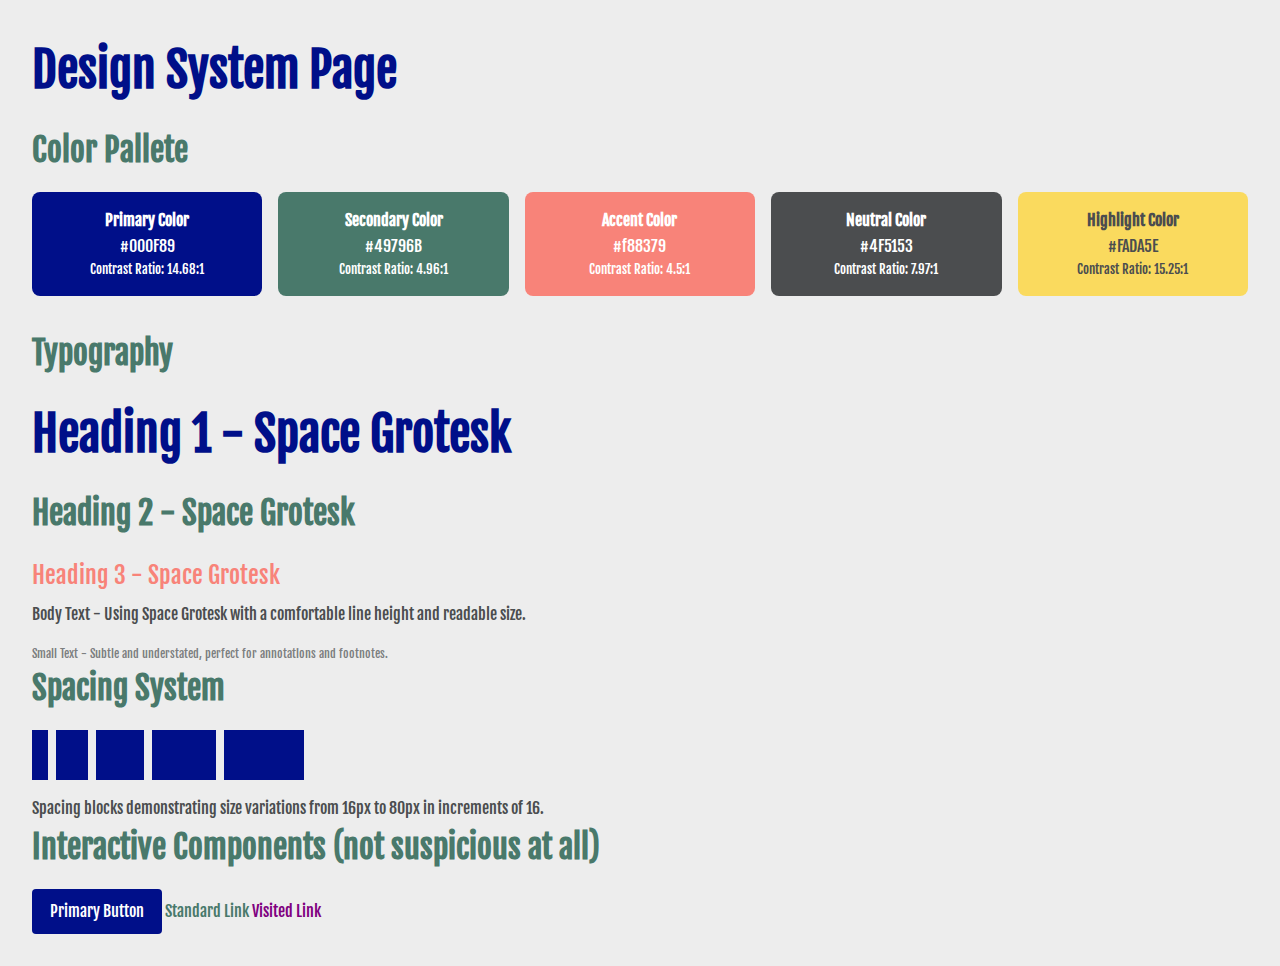
<file: wa/wa6/index.html>
<!DOCTYPE html>
<html lang="en">
<head>
    <meta charset="UTF-8">
    <meta name="viewport" content="width=device-width, initial-scale=1.0">
    <title>Document</title>
    <link rel="stylesheet" href="wa6style.css">

    <!-- Fonts used -->
     <link rel="preconnect" href="https://fonts.googleapis.com">
    <link rel="preconnect" href="https://fonts.gstatic.com" crossorigin>
    <link href="https://fonts.googleapis.com/css2?family=Fjalla+One&display=swap" rel="stylesheet">

    
</head>
<body>
    <header>
        <h1> Design System Page </h1>
    </header>

    <h2> Color Pallete </h2>

    <div class="color-palette">
                <div class="color-swatch" style="background-color: var(--color-primary); color: var(--color-text-light);">
                    <strong>Primary Color</strong>
                    <p>#000F89</p>
                    <small>Contrast Ratio: 14.68:1</small>
                </div>
                <div class="color-swatch" style="background-color: var(--color-secondary); color: var(--color-text-light);">
                    <strong>Secondary Color</strong>
                    <p>#49796B</p>
                    <small>Contrast Ratio: 4.96:1</small>
                </div>
                <div class="color-swatch" style="background-color: var(--color-accent); color: var(--color-text-light);">
                    <strong>Accent Color</strong>
                    <p>#f88379</p>
                    <small>Contrast Ratio: 4.5:1</small>
                </div>
                <div class="color-swatch" style="background-color: var(--color-neutral); color: var(--color-text-light);">
                    <strong>Neutral Color</strong>
                    <p>#4F5153</p>
                    <small>Contrast Ratio: 7.97:1</small>
                </div>
                <div class="color-swatch" style="background-color: var(--color-highlight); color: var(--color-text-dark);">
                    <strong>Highlight Color</strong>
                    <p>#FADA5E</p>
                    <small>Contrast Ratio: 15.25:1</small>
                </div>
            </div>


    <!--     Colors used
    Phthalo Blue - Primary - #000F89 - Contrast ratio: 14.68:1
    Hooker's Green - Complementary - #49796B - Contrast ratio: 4.96:1
    Coral Pink - Accent - #f88379 - Contrast ratio: 8.51:1 with black text
    Benjamin Moore Cheating Heart - Nuetral - #4F5153 - Contrast ratio: 7.97:1 with black text
    Naples Yellow - Highlight - #FADA5E - Contrast ratio: 15.25:1 with black text
    -->
    <section>
    <h2> Typography </h2>
        <h1> Heading 1 - Space Grotesk </h1>
        <h2> Heading 2 - Space Grotesk </h2>
        <h3> Heading 3 - Space Grotesk </h3>
        <p class="body-text"> Body Text - Using Space Grotesk with a comfortable line height and readable size. </p>
        <p class="small-text"> Small Text - Subtle and understated, perfect for annotations and footnotes. </p>
    </section>
    <section>
        <h2> Spacing System </h2>
        <div class="spacing">
                <div class="spacing-block" style="width: 16px"></div>
                <div class="spacing-block" style="width: 32px"></div>
                <div class="spacing-block" style="width: 48px"></div>
                <div class="spacing-block" style="width: 64px"></div>
                <div class="spacing-block" style="width: 80px"></div>
            </div>
        <p> Spacing blocks demonstrating size variations from 16px to 80px in increments of 16. </p>
    </section>
    <section>
            <h2>Interactive Components (not suspicious at all)</h2>
            <a href="https://www.youtube.com/watch?v=dQw4w9WgXcQ" class="button"> Primary Button </a>
            <a href="https://www.youtube.com/watch?v=dQw4w9WgXcQ" class="link">Standard Link</a>
            <a href="https://www.youtube.com/watch?v=dQw4w9WgXcQ" class="link" style="color: purple;">Visited Link</a>
        </section>
</body>
</html>
</file>
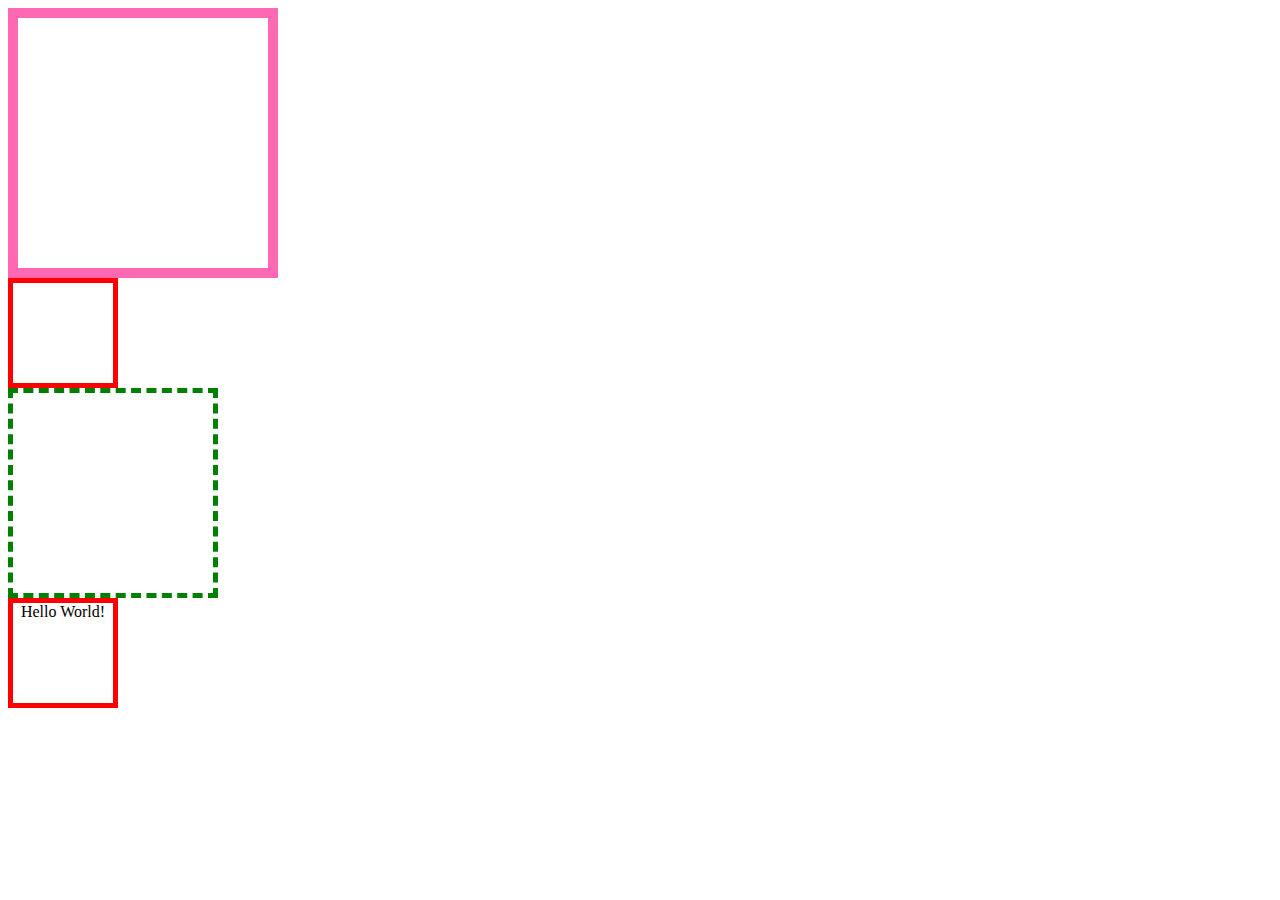
<file: week7.html>
<!DOCTYPE html>
<html lang="en">
<head>
    <meta charset="UTF-8">
    <meta name="viewport" content="width=device-width, initial-scale=1.0">
    <title>Document</title>
    <link rel="stylesheet" href="week7.css">
</head>
<body>
    <div>
    
    </div>
    <div class="box" id="box1">
        
    </div>
    <div class="box" id="box2">

    </div>
    <p class="box">
        Hello World!
    </p>  
</body>
</html>
</file>
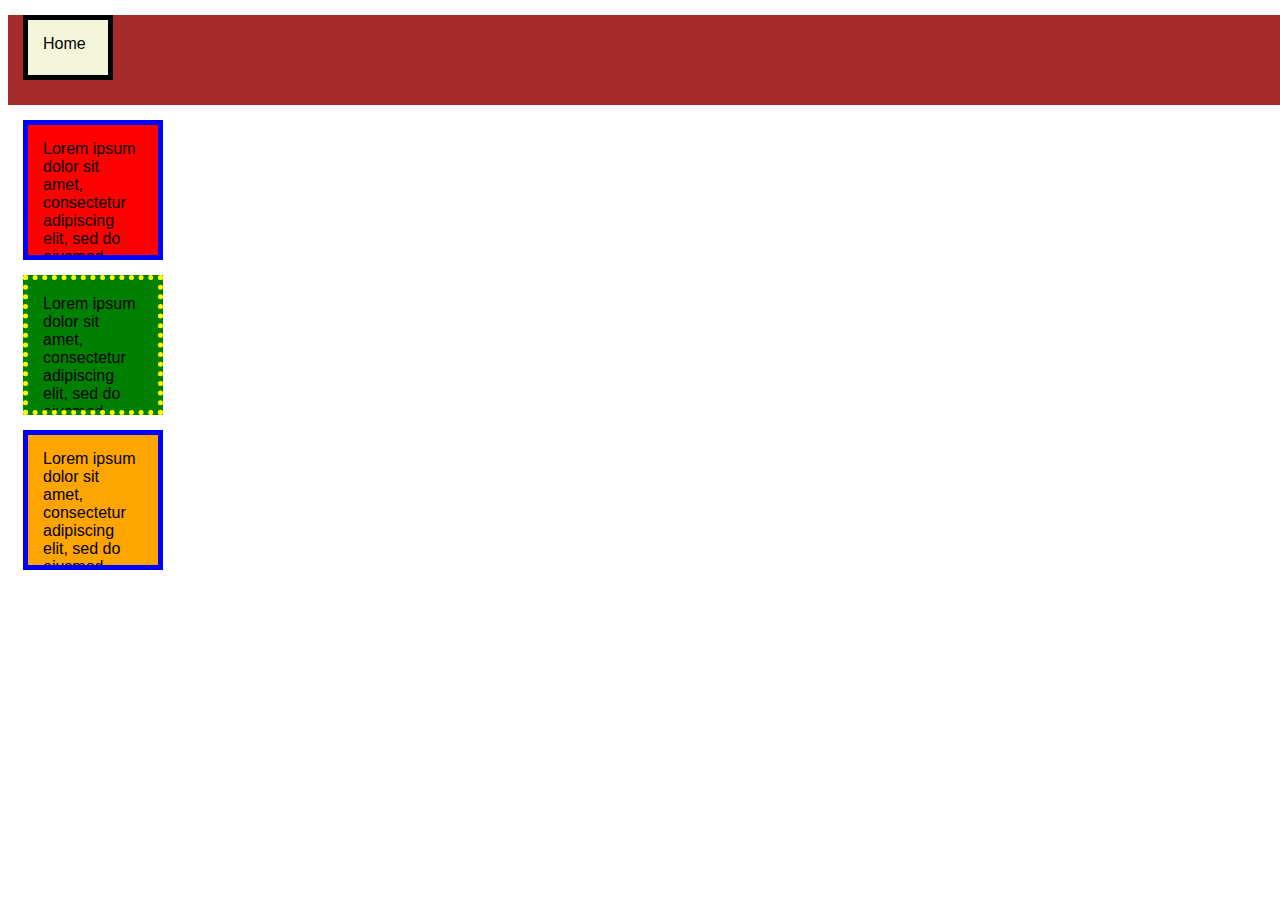
<file: week8.html>
<!DOCTYPE html>
<html lang="en">
<head>
    <meta charset="UTF-8">
    <meta name="viewport" content="width=device-width, initial-scale=1.0">
    <title>Document</title>
    <link rel="stylesheet" href="week8.css">
</head>
<body>
    <nav class="nav">
        <p class="nav-item" href="/"> Home </p>
    </nav>

    <p> Lorem ipsum dolor sit amet, consectetur adipiscing elit, sed do eiusmod tempor incididunt ut labore et dolore magna aliqua. Ut enim ad minim veniam, quis nostrud exercitation ullamco laboris nisi ut aliquip ex ea commodo consequat. Duis aute irure dolor in reprehenderit in voluptate velit esse cillum dolore eu fugiat nulla pariatur. Excepteur sint occaecat cupidatat non proident, sunt in culpa qui officia deserunt mollit anim id est laborum. </p>

    <p class="box1"> Lorem ipsum dolor sit amet, consectetur adipiscing elit, sed do eiusmod tempor incididunt ut labore et dolore magna aliqua. Ut enim ad minim veniam, quis nostrud exercitation ullamco laboris nisi ut aliquip ex ea commodo consequat. Duis aute irure dolor in reprehenderit in voluptate velit esse cillum dolore eu fugiat nulla pariatur. Excepteur sint occaecat cupidatat non proident, sunt in culpa qui officia deserunt mollit anim id est laborum. </p>

    <p id="box2"> Lorem ipsum dolor sit amet, consectetur adipiscing elit, sed do eiusmod tempor incididunt ut labore et dolore magna aliqua. Ut enim ad minim veniam, quis nostrud exercitation ullamco laboris nisi ut aliquip ex ea commodo consequat. Duis aute irure dolor in reprehenderit in voluptate velit esse cillum dolore eu fugiat nulla pariatur. Excepteur sint occaecat cupidatat non proident, sunt in culpa qui officia deserunt mollit anim id est laborum. </p>
</body>
</html>
</file>
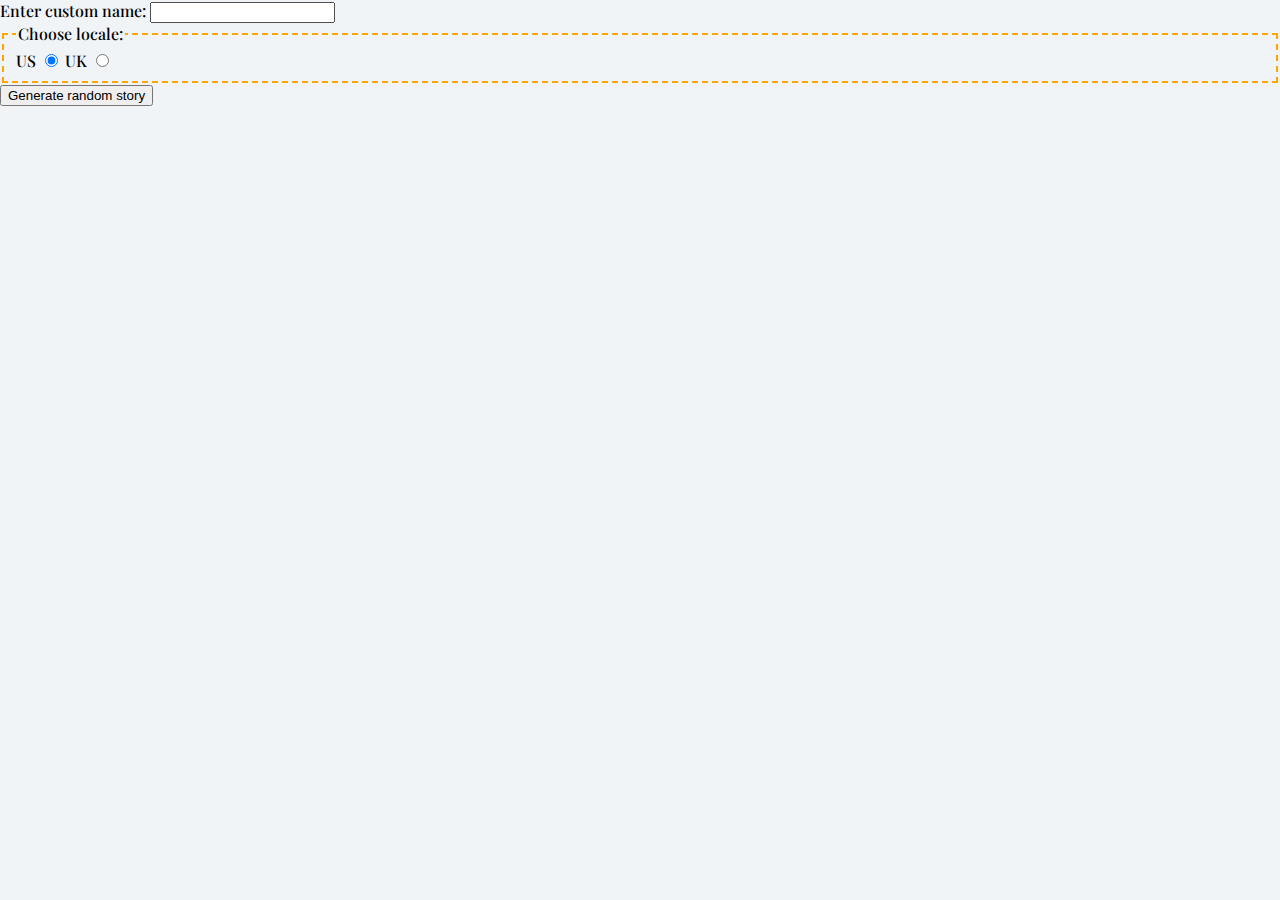
<file: ica/ica11.html>
<!DOCTYPE html>
<html lang="en">
<head>
    <meta charset="UTF-8">
    <meta name="viewport" content="width=device-width, initial-scale=1.0">
    <title>Document</title>
    <link rel="stylesheet" href="ica11.css">
    <link rel="preconnect" href="https://fonts.googleapis.com">
    <link rel="preconnect" href="https://fonts.gstatic.com" crossorigin>
    <link href="https://fonts.googleapis.com/css2?family=Fjalla+One&family=Playfair+Display:ital,wght@0,400..900;1,400..900&family=Source+Sans+3:ital,wght@0,200..900;1,200..900&display=swap" rel="stylesheet">
</head>
<body>
    <div>
        <label for="custom-name">Enter custom name:</label>
        <input id="custom-name" type="text" placeholder="" />
    </div>
    <fieldset>
        <legend>Choose locale:</legend>
        <label for="us">US</label>
        <input id="us" type="radio" name="uk-us" value="us" checked />
        <label for="uk">UK</label>
        <input id="uk" type="radio" name="uk-us" value="uk" />
    </fieldset>
    <div>
        <button class="generate">Generate random story</button>
    </div>
<!-- Thanks a lot to Willy Aguirre for his help with the code for this assessment -->
<p class="story"></p>


<script>
    // Complete variable definitions and random functions

const customName = document.getElementById("custom-name");
const generateBtn = document.querySelector(".generate");
const story = document.querySelector(".story");

function randomValueFromArray(array) {
  const random = Math.floor(Math.random() * array.length);
  return array[random];
}

// Raw text strings
const characters = ["Willy the Goblin", "Big Daddy", "Father Christmas"];
const places = ["the soup kitchen", "Disneyland", "the White House"];
const events = ["spontaneously combusted", "melted into a puddle on the sidewalk", "turned into a slug and slithered away"];

// Partial return random string function

function returnRandomStoryString() {
    let randomCharacter = randomValueFromArray(characters);
    let randomPlaces = randomValueFromArray(places);
    let randomEvents = randomValueFromArray(events);

    let storyText = `During the winter times, ${randomCharacter} loves to ski and enjoy the cold temperatures. One of their favorite places to go to during this time is ${randomPlaces}, but this time when they went there, ${randomCharacter} saw that the entire place ${randomEvents}. That was the last time they ever when there again.`;
    return storyText;
}

// Event listener and partial generate function definition

generateBtn.addEventListener("click", generateStory);

function generateStory() {
let newStory = returnRandomStoryString();

  if (customName.value !== "") {
    const name = customName.value;
    newStory = newStory.replace("Bob", name);
  }

  if (document.getElementById("uk").checked) {
    const weight = `${Math.round(300 / 14)} stone`;
    const temperature = `${Math.round((94 - 32) * (5 / 9))} Celsius`;

    newStory = newStory.replace("300 pounds", weight);
    newStory = newStory.replace("94 Fahrenheit", temperature);
  }

  // TODO: replace "" with the correct expression
  story.textContent = newStory;
  story.style.visibility = "visible";
}
</script>
</body>
</html>
</file>
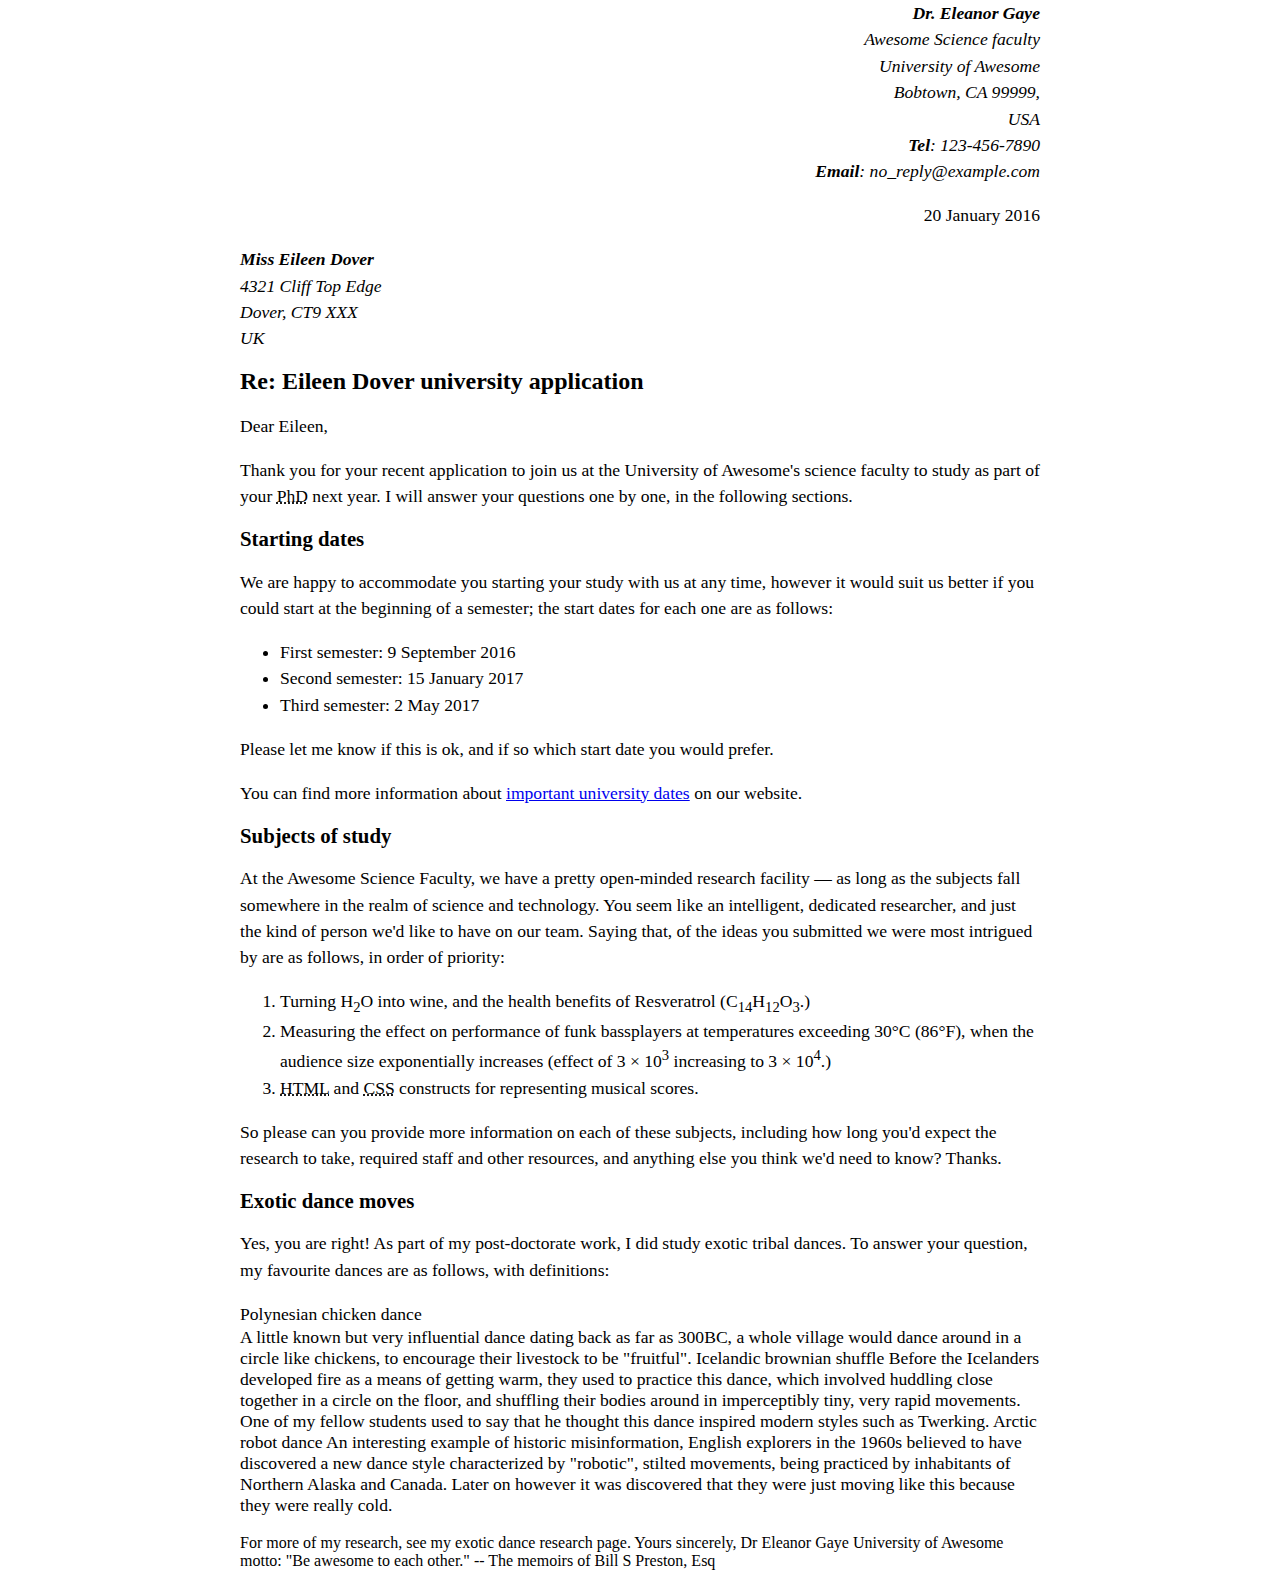
<file: ica/ica4a.html>
<!DOCTYPE html>
<html lang="en">
<head>
    <meta charset="UTF-8">
    <meta name="viewport" content="width=device-width, initial-scale=1.0">
    <title>Document</title>
    <style>
        body {
            max-width: 800px;
            margin: 0 auto;
            }

        .sender-column {
            text-align: right;
        }

        h1 {
            font-size: 1.5em;
        }

        h2 {
            font-size: 1.3em;
        }

        p,ul,ol,dl,address {
            font-size: 1.1em;
        }

        p, li, dd, dt, address {
            line-height: 1.5;
        }
    </style>
</head>
<body>
    <address class="sender-column">
    <strong>Dr. Eleanor Gaye </strong><br>
    Awesome Science faculty <br>
    University of Awesome <br>
    Bobtown, CA 99999, <br>
    USA <br>
    <strong>Tel</strong>: 123-456-7890 <br>
    <strong>Email</strong>: no_reply@example.com <br>
    </address>

    <p class="sender-column">
      <time datetime="2016-01-20">20 January 2016</time>
    </p>

    <address>

    <strong>Miss Eileen Dover</strong> <br>
    4321 Cliff Top Edge <br>
    Dover, CT9 XXX <br>
    UK <br>
    </address>

    <h1>
    Re: Eileen Dover university application
    </h1>

<p>
Dear Eileen,
</p>

<p>
Thank you for your recent application to join us at the University of Awesome's science faculty to study as part of your <abbr title = "Doctor of Philosophy">PhD</abbr> next year. I will answer your questions one by one, in the following sections.
</p>

<h2>
Starting dates
</h2>

<p>
We are happy to accommodate you starting your study with us at any time, however it would suit us better if you could start at the beginning of a semester; the start dates for each one are as follows:
</p>

<ul>
    <li>First semester: 9 September 2016</li>
    <li>Second semester: 15 January 2017</li>
    <li>Third semester: 2 May 2017</li>
</ul>
<p>
Please let me know if this is ok, and if so which start date you would prefer.
</p>
<p>
You can find more information about <a href = "http://example.com">important university dates</a> on our website.
</p>
<h2>
Subjects of study
</h2>
<p>
At the Awesome Science Faculty, we have a pretty open-minded research facility — as long as the subjects fall somewhere in the realm of science and technology. You seem like an intelligent, dedicated researcher, and just the kind of person we'd like to have on our team. Saying that, of the ideas you submitted we were most intrigued by are as follows, in order of priority:
</p>
<ol>
    <li>Turning H<sub>2</sub>O into wine, and the health benefits of Resveratrol (C<sub>14</sub>H<sub>12</sub>O<sub>3</sub>.)</li>
    <li>Measuring the effect on performance of funk bassplayers at temperatures exceeding 30°C (86°F), when the audience size exponentially increases (effect of 3 × 10<sup>3</sup> increasing to 3 × 10<sup>4</sup>.)</li>
    <li><abbr title = "Hyper Text Markup Language">HTML</abbr> and <abbr title = "Cascading Style Sheets">CSS</abbr> constructs for representing musical scores.</li>
</ol>
<p>
So please can you provide more information on each of these subjects, including how long you'd expect the research to take, required staff and other resources, and anything else you think we'd need to know? Thanks.
</p>
<h2>
Exotic dance moves
</h2>
<p>
Yes, you are right! As part of my post-doctorate work, I did study exotic tribal dances. To answer your question, my favourite dances are as follows, with definitions:
</p>
<dl>
<dt>
    Polynesian chicken dance 
</dt>
    
    A little known but very influential dance dating back as far as 300BC, a whole village would dance around in a circle like chickens, to encourage their livestock to be "fruitful".

Icelandic brownian shuffle
Before the Icelanders developed fire as a means of getting warm, they used to practice this dance, which involved huddling close together in a circle on the floor, and shuffling their bodies around in imperceptibly tiny, very rapid movements. One of my fellow students used to say that he thought this dance inspired modern styles such as Twerking.
Arctic robot dance
An interesting example of historic misinformation, English explorers in the 1960s believed to have discovered a new dance style characterized by "robotic", stilted movements, being practiced by inhabitants of Northern Alaska and Canada. Later on however it was discovered that they were just moving like this because they were really cold.

</dl>

For more of my research, see my exotic dance research page.

Yours sincerely,
Dr Eleanor Gaye

University of Awesome motto: "Be awesome to each other." -- The memoirs of Bill S Preston, Esq
</body>
</html>
</file>
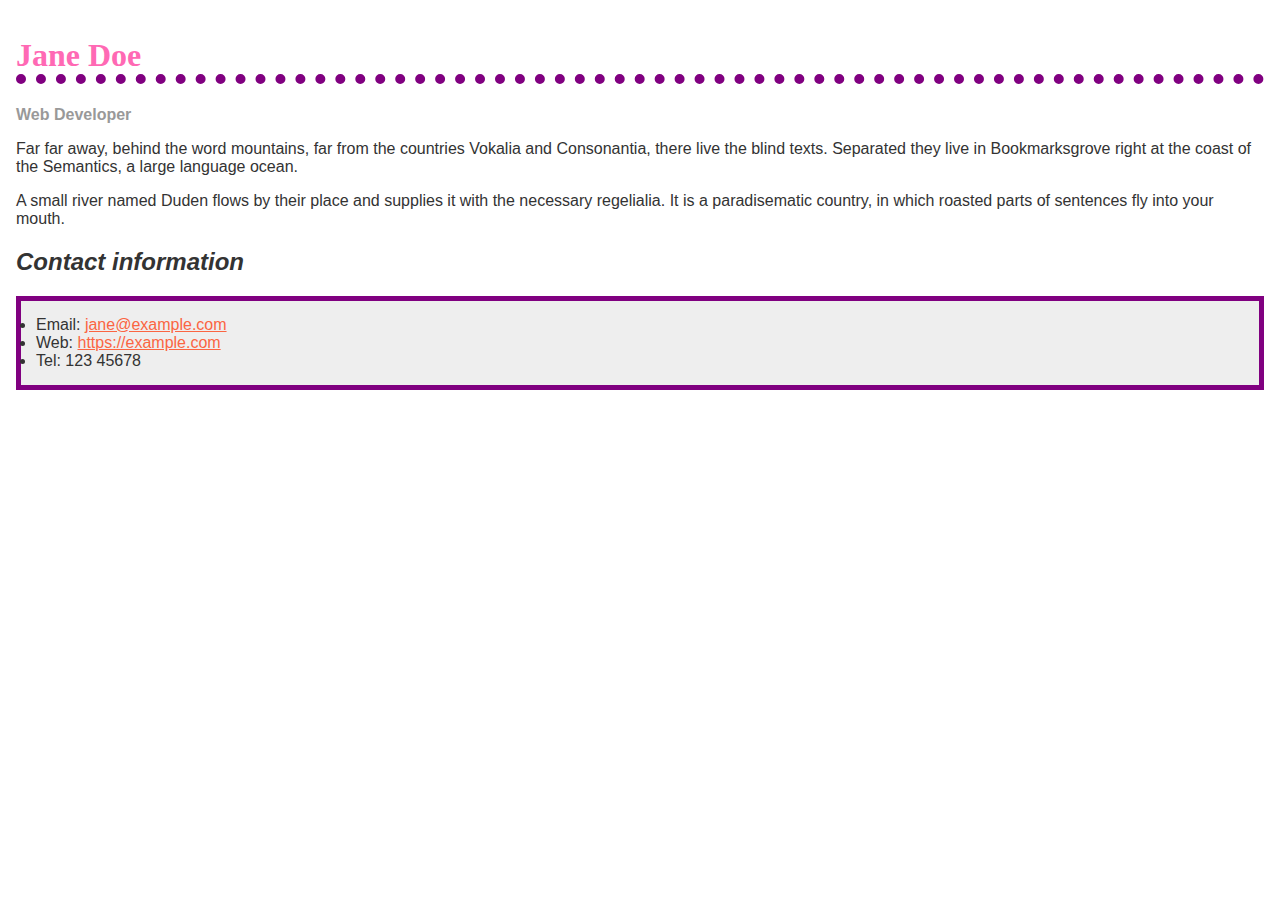
<file: ica/ica7.html>
<!doctype html>
<html lang="en">
  <head>
    <meta charset="utf-8" />
    <meta name="viewport" content="width=device-width" />
    <title>Formatting a biography</title>
    <link rel="stylesheet" href="ica7.css">
  </head>

  <body>
    <h1>Jane Doe</h1>
    <div class="job-title">Web Developer</div>
    <p>
      Far far away, behind the word mountains, far from the countries Vokalia
      and Consonantia, there live the blind texts. Separated they live in
      Bookmarksgrove right at the coast of the Semantics, a large language
      ocean.
    </p>

    <p>
      A small river named Duden flows by their place and supplies it with the
      necessary regelialia. It is a paradisematic country, in which roasted
      parts of sentences fly into your mouth.
    </p>

    <h2>Contact information</h2>
    <ul>
      <li>
        Email:
        <a href="mailto:jane@example.com">jane@example.com</a>
      </li>
      <li>
        Web:
        <a href="https://example.com">https://example.com</a>
      </li>
      <li>Tel: 123 45678</li>
    </ul>
  </body>
</html>
</file>
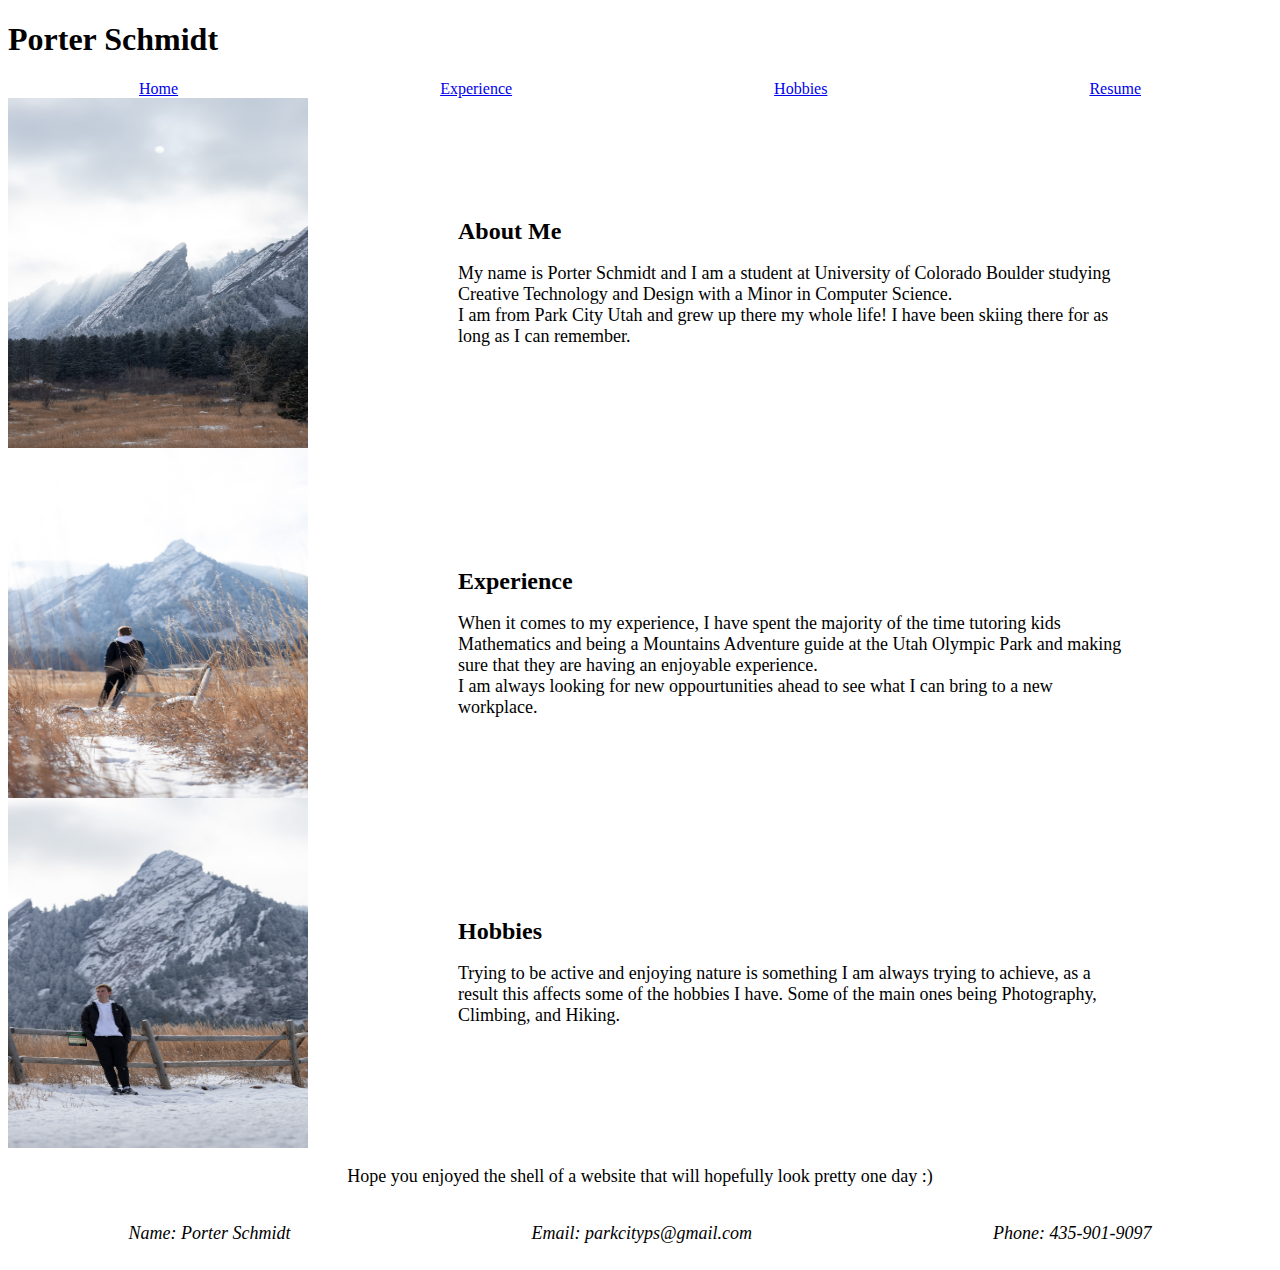
<file: SemanticPortfolio/home.html>
<!DOCTYPE html>
<html lang="en">
<head>
    <meta charset="UTF-8">
    <meta name="viewport" content="width=device-width, initial-scale=1.0">
    <title>Portfolio Homepage</title>
    <link rel="stylesheet" href="style.css">
</head>
<body>
    <header>
        <h1> Porter Schmidt </h1>
    </header>
    <nav>
        <a href ="home.html"> Home </a>
        <a href ="experience.html"> Experience </a>
        <a href ="hobbies.html"> Hobbies </a>
        <a href ="resume.html"> Resume </a>
    </nav>
    <main>
        <section>
            <aside class = "content">
                <img class ="img-des" src="img/aboutmetemp.jpg" alt = "About me photo">
                <section class = "text">
                    <h2>About Me</h2>
                    <p>
                        My name is Porter Schmidt and I am a student at University of Colorado Boulder studying Creative Technology and Design with a Minor in Computer Science. <br>
                        I am from Park City Utah and grew up there my whole life! I have been skiing there for as long as I can remember.
                    </p>
                </section>
            </aside>
        </section>
        <section>
            <aside class = "content">
                <img class="img-des" src="img/experiencetemp.jpg" alt = "About me photo">
                <section class = "text">
                    <h2>Experience</h2>
                    <p>
                        When it comes to my experience, I have spent the majority of the time tutoring kids Mathematics and being a Mountains Adventure guide at the Utah Olympic Park and making sure that they are having an enjoyable experience. <br>
                        I am always looking for new oppourtunities ahead to see what I can bring to a new workplace.
                    </p>
                </section>
            </aside>
        </section>

        <section>
            <aside class = "content">
                <img class="img-des" src="img/hobbiestemp.jpg" alt = "About me photo">
                <section class = "text">
                    <h2>Hobbies</h2>
                    <p>
                        Trying to be active and enjoying nature is something I am always trying to achieve, as a result this affects some of the hobbies I have. Some of the main ones being Photography, Climbing, and Hiking.
                    </p>
                </section>
             </aside>
        </section>
    </main>
    <footer>
        <p>Hope you enjoyed the shell of a website that will hopefully look pretty one day :)</p>
    </footer>
    <address>
        <p>Name: Porter Schmidt</p>
        <p>Email: parkcityps@gmail.com</p>
        <p>Phone: 435-901-9097</p>
    </address>
</body>
</html>
</file>
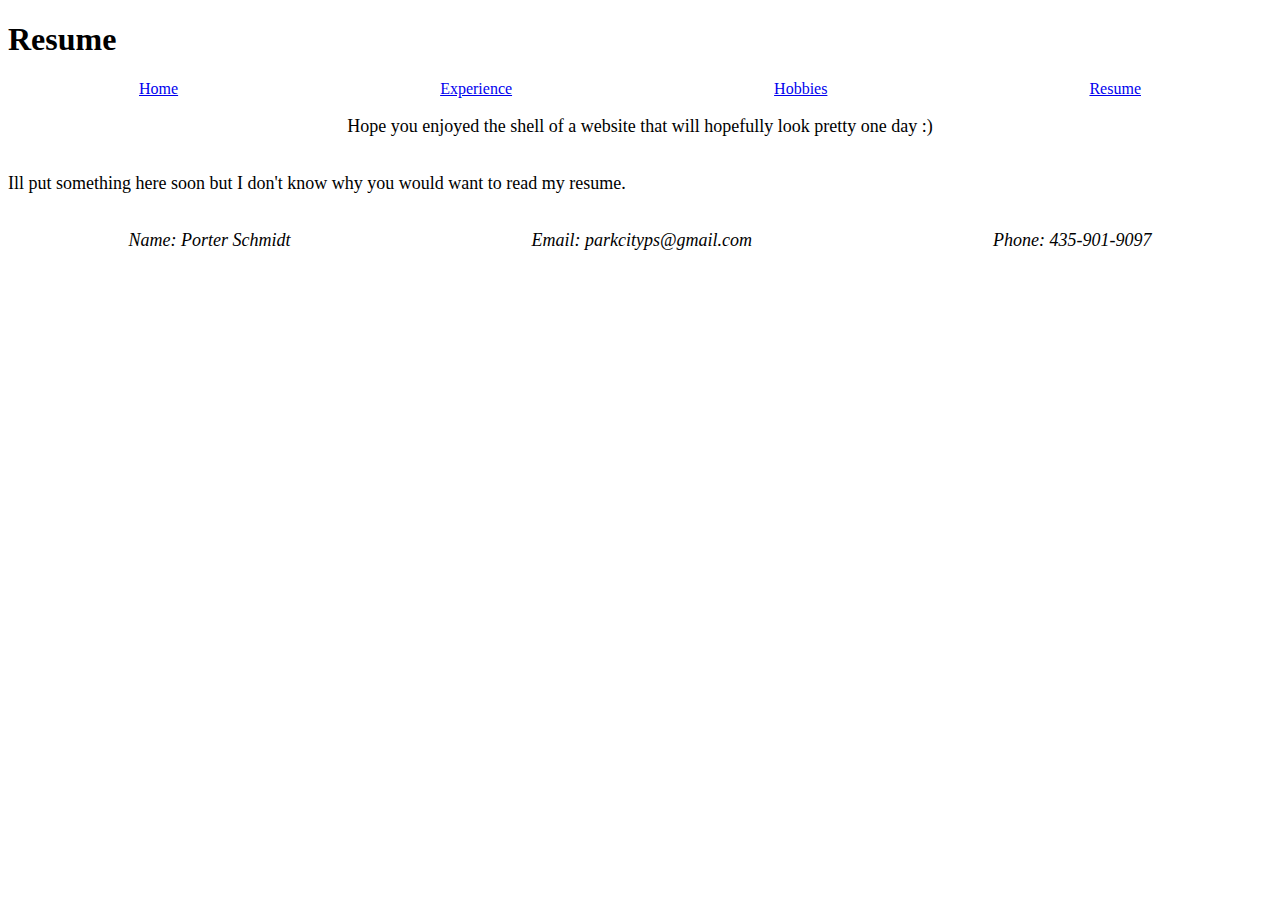
<file: SemanticPortfolio/resume.html>
<!DOCTYPE html>
<html lang="en">
<head>
    <meta charset="UTF-8">
    <meta name="viewport" content="width=device-width, initial-scale=1.0">
    <title>Document</title>
    <link rel="stylesheet" href="style.css">
</head>
<body>
    <header>
        <h1> Resume </h1>
    </header>
    <nav>
        <a href ="home.html"> Home </a>
        <a href ="experience.html"> Experience </a>
        <a href ="hobbies.html"> Hobbies </a>
        <a href ="resume.html"> Resume </a>
    </nav>
    <footer>
        <p>Hope you enjoyed the shell of a website that will hopefully look pretty one day :)</p>
    </footer>
    <section>
        <p> Ill put something here soon but I don't know why you would want to read my resume.</p>
    </section>
    <address>
        <p>Name: Porter Schmidt</p>
        <p>Email: parkcityps@gmail.com</p>
        <p>Phone: 435-901-9097</p>
    </address>
</body>
</html>
</file>
<file: week7.css>
div {
    border: 5px dotted blue;
    height: 50px;
    width: 50px;
}

div {
    border: 10px solid hotpink;
    height: 250px;
    width: 250px;
}

.box {
    border: 5px solid red;
    height: 100px;
    width: 100px;
    margin: 0px;
    /* padding: 15px; */
    text-align: center;
}

#box2 {
    border: 5px dashed green;
    height: 200px;
    width: 200px;
}
</file>
<file: week8.css>
p {
    height: 100px;
    width: 100px;
    background-color: red;
    border: solid 5px blue;
    font-family: Arial, Helvetica, sans-serif;
    overflow: scroll;
    padding: 15px;
    margin: 15px;
}

.box1 {
    overflow: scroll;
    background-color: green;
    border: 5px dotted yellow;
}

#box2 {
    background-color: orange;
}

.nav {
    width: 100vw;
    height: 10vh;
    background-color: brown;
}
.nav-item {
    width: 50px;
    height: 25px;
    background-color: beige;
    border: black solid 5px;
    text-decoration: none;
    color: black;
}

.nav-item:hover {
    background-color: black;
    border: beige solid 5px;
    color: beige;
}
</file>
<file: ica/ica11.css>
html {
    background-color: #f0f4f7;
}
body {
    margin: 0;
    font-family: "Playfair Display", serif;
    font-weight: 500;
}
p, a, li {
    font-weight: 400;
}

fieldset {
    border: 2px dashed orange;
}

.story {
    font-family: "Source Sans 3", sans-serif;
    text-align: center;
    padding: 15px;
}
</file>
<file: ica/ica7.css>
body {
    background-color: #fff;
    color: #333;
    font-family: Arial, Helvetica, sans-serif;
    padding: 1em;
    margin: 0;
}

h1 {
    color: hotpink;
    font-size: 2em;
    font-family: Georgia, "Times New Roman", Times, serif;
    border-bottom: 10px dotted purple;
}

h2 {
    font-size: 1.5em;
    font-style: italic;
}

.job-title {
    color: #999999;
    font-weight: bold;
}

a:link,
a:visited {
    color: #fb6542;
}

a:hover {
    text-decoration: none;
    color: green;
}

ul {
    background-color: #eeeeee;
    border: 5px solid purple;
    padding: 15px;
}
</file>
<file: SemanticPortfolio/style.css>
img {
    width: 300px;
    height: 350px;
}
nav {
    display: flex;
    flex-direction: row;
    justify-content: space-around;
}
footer {
    display: flex;
    flex-direction: row;
    justify-content: space-around;
}
address {
    display: flex;
    flex-direction: row;
    justify-content: space-around;
}
header {
    background-image: url('');
    background-size: cover;
}
.content {
    display: flex;
    align-items: flex-start;
    gap: 150px;
    margin-right: 150px;
}
p {
    font-size: 18px;
}
.text {
    flex: 1;
}
.text h2{
    text-align: left;
    margin-bottom: 10px;
    margin-top: 120px;
}
</file>
<file: wa/wa6/wa6style.css>
/* CSS Reset and Base Styles */
:root {
/* Color Palette - 5 Core Colors */
    --color-primary: #000F89;     /* Phthalo Blue - Main Brand Color */
    --color-secondary: #49796B;   /* Hooker's Green - Complementary Action Color */
    --color-accent: #f88379;      /* Coral Pink - Highlight / Warning Color */
    --color-neutral: #4b4d4f;     /* Benjamin Moore Cheating Heart - Neutral Text and Background */
    --color-highlight: #FADA5E;   /* Naples Yellow - Accent / Attention Color */


    /* Derived Colors for Flexibility */
    --color-background: color-mix(in srgb, var(--color-neutral) 10%, white);
    --color-text-dark: var(--color-neutral);
    --color-text-light: white;

    /* Typography */
    --font-primary: 'Fjalla One', BlinkMacSystemFont, sans-serif;
    --font-secondary: 'Georgia', monospace;

    .fjalla-one-regular {
    font-family: "Fjalla One", sans-serif;
    font-weight: 400;
    font-style: normal;
}

    /* Spacing System */
    --spacing-xs: 0.25rem;
    --spacing-sm: 0.5rem;
    --spacing-md: 1rem;
    --spacing-lg: 1.5rem;
    --spacing-xl: 2rem;

    /* Border Radius */
    --radius-sm: 4px;
    --radius-md: 8px;
    --radius-lg: 12px;
}

* {
    margin: 0;
    padding: 0;
    box-sizing: border-box;
}

body {
    font-family: var(--font-primary);
    line-height: 1.6;
    background-color: var(--color-background);
    color: var(--color-text-dark);
    padding: var(--spacing-xl);
}

.container {
    max-width: 1200px;
    margin: 0 auto;
}

/* Typography Styles */
h1 {
    font-size: 3rem;
    font-weight: 700;
    margin-bottom: var(--spacing-md);
    color: var(--color-primary);
}

h2 {
    font-size: 2rem;
    font-weight: 600;
    margin-bottom: var(--spacing-md);
    color: var(--color-secondary);
}

h3 {
    font-size: 1.5rem;
    font-weight: 500;
    margin-bottom: var(--spacing-sm);
    color: var(--color-accent);
}

.body-text {
    font-size: 1rem;
    margin-bottom: var(--spacing-md);
}

.small-text {
    font-size: 0.75rem;
    color: color-mix(in srgb, var(--color-text-dark) 70%, transparent);
}

/* Color Palette Section */
.color-palette {
    display: grid;
    grid-template-columns: repeat(auto-fit, minmax(200px, 1fr));
    gap: var(--spacing-md);
    margin-bottom: var(--spacing-xl);
}

.color-swatch {
    padding: var(--spacing-md);
    border-radius: var(--radius-md);
    display: flex;
    flex-direction: column;
    align-items: center;
    justify-content: center;
    text-align: center;
}

/* Component Styles */
.button {
    display: inline-block;
    padding: var(--spacing-sm) var(--spacing-md);
    background-color: var(--color-primary);
    color: var(--color-text-light);
    text-decoration: none;
    border-radius: var(--radius-sm);
    transition: background-color 0.3s ease, transform 0.2s;
    border: 2px solid transparent;
}

.button:hover {
    background-color: color-mix(in srgb, var(--color-primary) 80%, black);
    border-color: var(--color-secondary);
    transform: scale(1.05);
}

.button:active {
    transform: scale(0.95);
    background-color: var(--color-secondary);
}

.link {
    color: var(--color-secondary);
    text-decoration: none;
    transition: color 0.3s ease, text-decoration-color 0.3s;
}

.link:hover {
    color: var(--color-accent);
    text-decoration: underline;
    text-decoration-color: var(--color-highlight);
}

.link:visited {
    color: var(--color-neutral);
}

/* Spacing */
.spacing {
    display: flex;
    align-items: center;
    gap: var(--spacing-sm);
    margin-bottom: var(--spacing-md);
}

.spacing-block {
    background-color: var(--color-primary);
    height: 50px;
}
</file>
